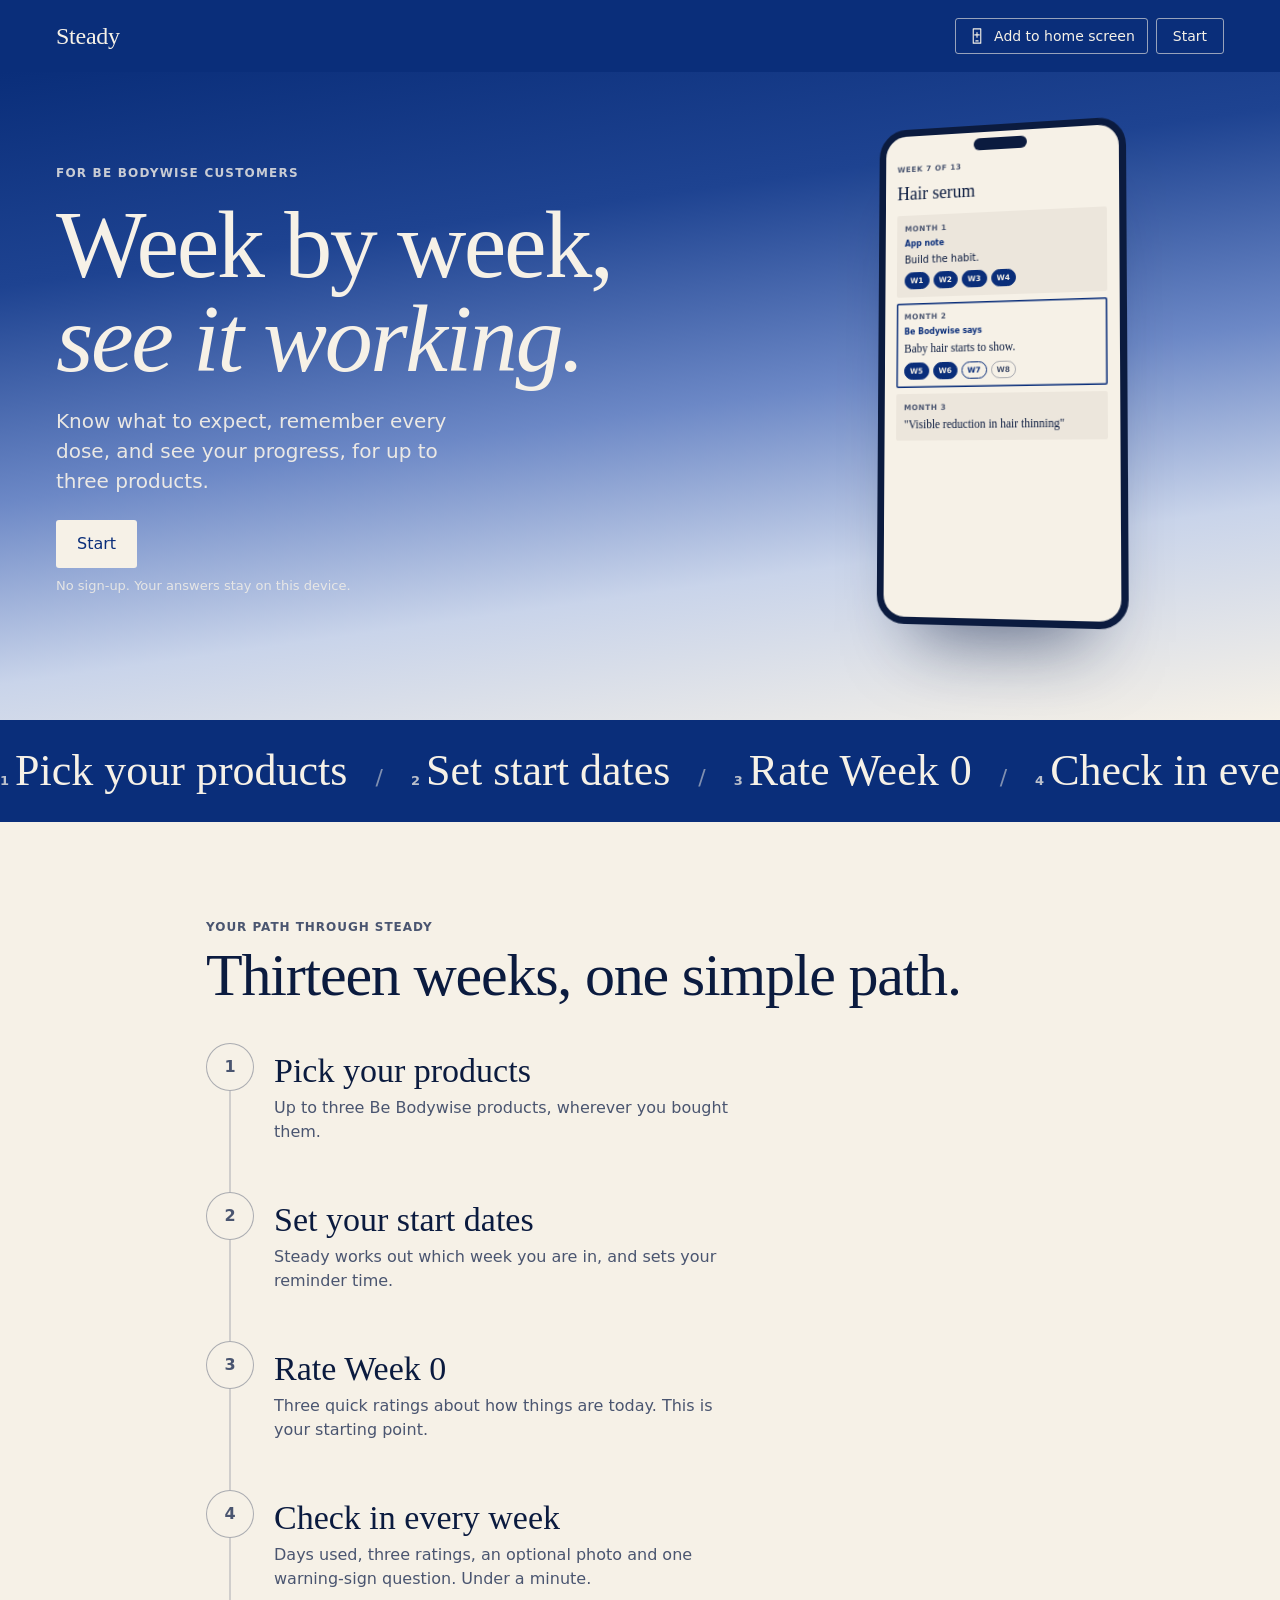
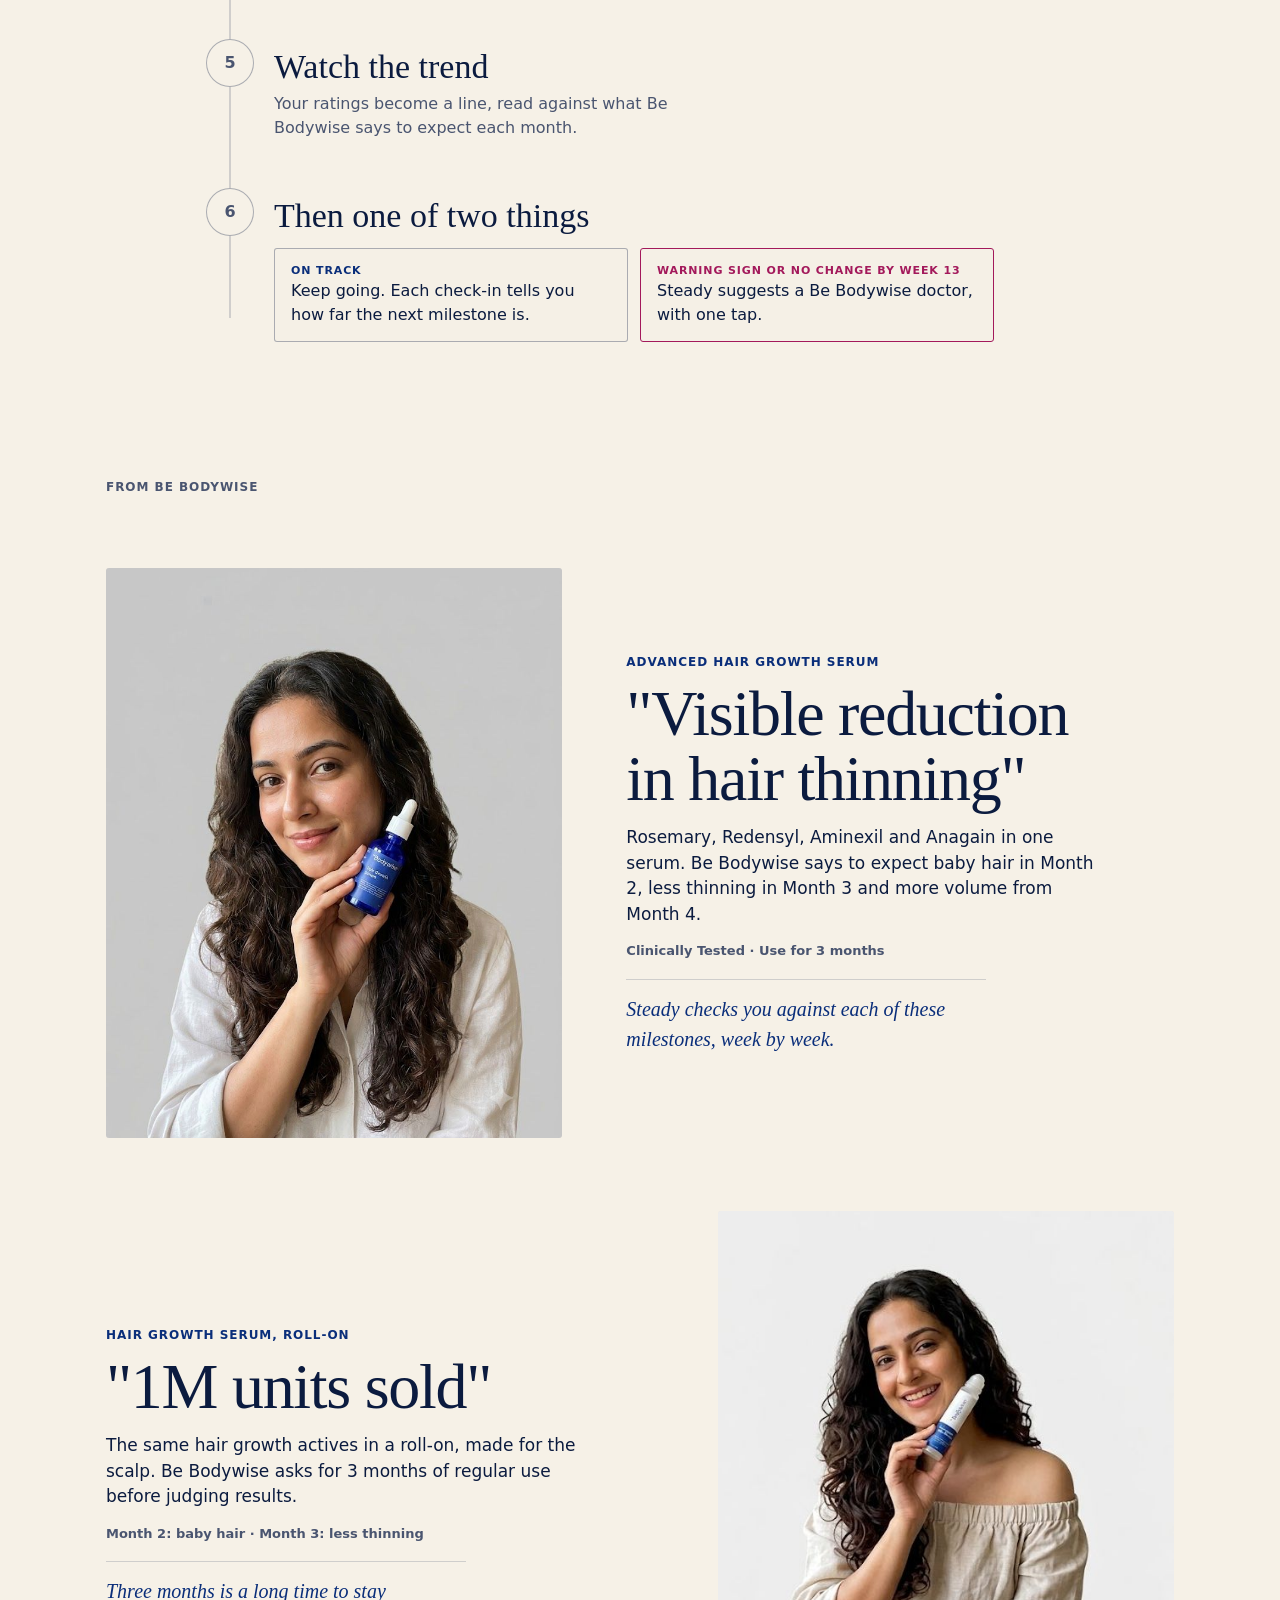
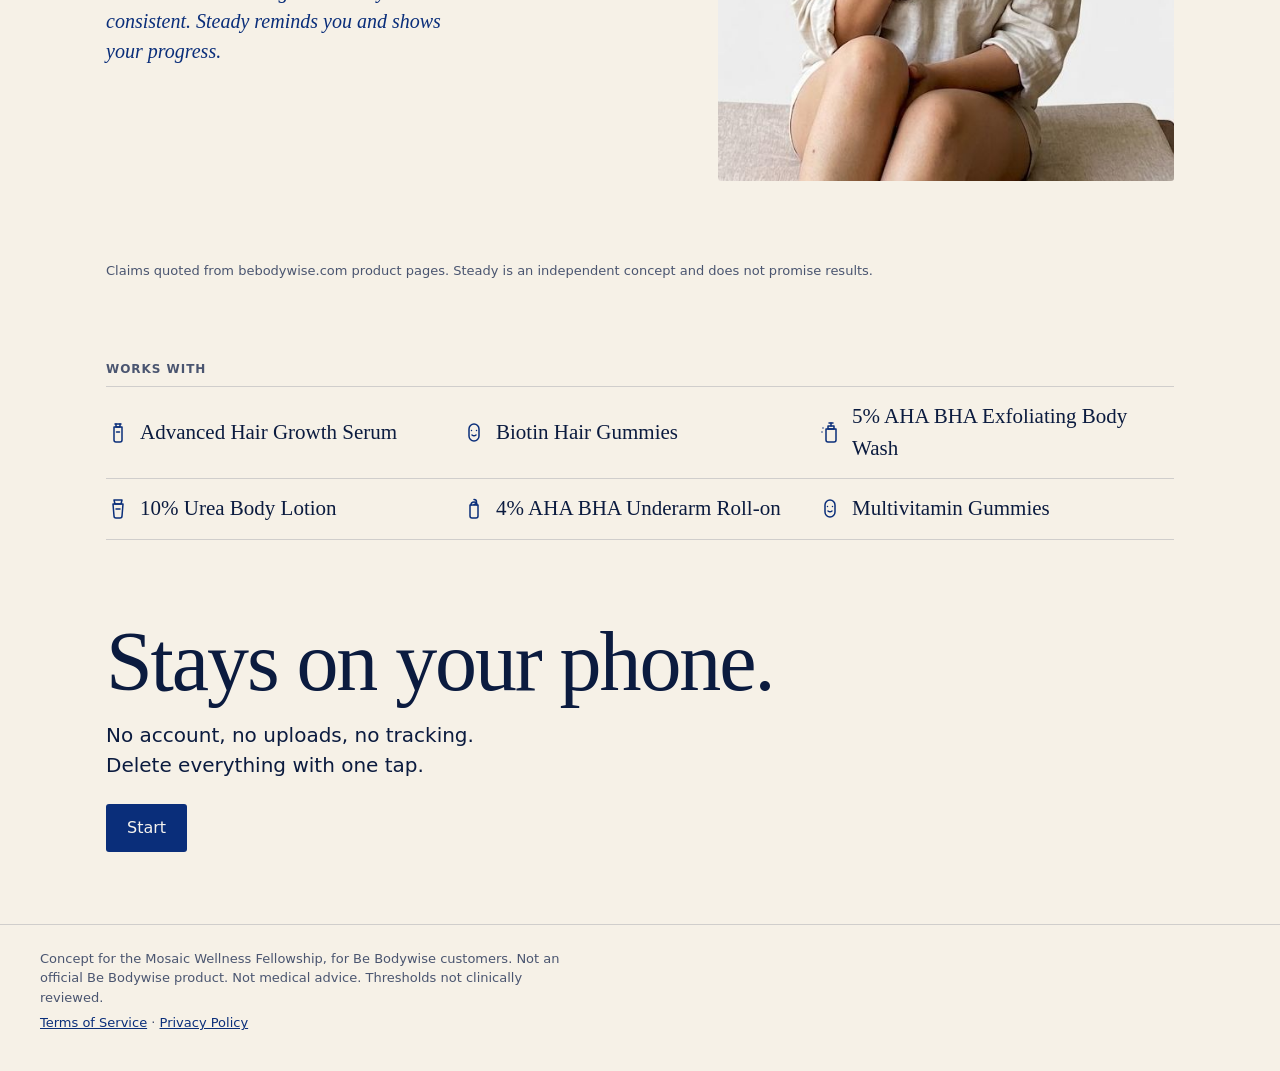
<file: index.html>
<!doctype html>
<html lang="en">
<head>
  <meta charset="utf-8">
  <meta name="viewport" content="width=device-width, initial-scale=1, viewport-fit=cover">
  <meta http-equiv="Content-Security-Policy" content="default-src 'self'; script-src 'self'; style-src 'self' https://fonts.googleapis.com; font-src https://fonts.gstatic.com; img-src 'self' data: blob:; connect-src 'self'; base-uri 'self'; form-action 'none'">
  <meta name="referrer" content="no-referrer">
  <title>Steady</title>
  <meta name="description" content="A week-by-week companion for Be Bodywise customers: what to expect, reminders, and weekly check-ins. Concept prototype.">
  <meta name="theme-color" content="#0A2E7A">
  <link rel="manifest" href="manifest.webmanifest">
  <link rel="icon" href="icon.svg" type="image/svg+xml">
  <link rel="apple-touch-icon" href="icon-180.png">
  <meta name="apple-mobile-web-app-capable" content="yes">
  <meta name="apple-mobile-web-app-title" content="Steady">
  <link rel="preconnect" href="https://fonts.googleapis.com">
  <link rel="preconnect" href="https://fonts.gstatic.com" crossorigin>
  <link rel="stylesheet" href="https://fonts.googleapis.com/css2?family=DM+Sans:opsz,wght@9..40,400;9..40,500;9..40,600&family=Fraunces:opsz,wght@9..144,400;9..144,500&display=swap">
  <link rel="stylesheet" href="styles.css?v=20">
</head>
<body>
  <a class="skip" href="#view">Skip to content</a>
  <div class="shell">
    <aside class="sidenav" aria-label="Main">
      <a class="brand" href="#/welcome">Steady</a>
      <nav class="sidenav-links">
        <a data-nav="home" href="#/welcome">Home</a>
        <a data-nav="timeline" href="#/timeline">Timeline</a>
        <a data-nav="checkin" href="#/timeline">Check-in</a>
        <a data-nav="progress" href="#/progress">Progress</a>
        <a data-nav="settings" href="#/settings">Settings</a>
      </nav>
      <p class="sidenav-note">For Be Bodywise customers. Concept.</p>
    </aside>
    <div class="main">
      <header class="topbar">
        <a class="brand" href="#/welcome">Steady</a>
        <a class="topbar-cta" href="#/pick">Start</a>
      </header>
      <div id="backbar" class="backbar"></div>
      <main id="view" tabindex="-1">
        <div class="screen" aria-busy="true">
          <div class="skeleton skeleton-line short"></div>
          <div class="skeleton skeleton-title"></div>
          <div class="skeleton skeleton-card"></div>
          <div class="skeleton skeleton-card"></div>
        </div>
      </main>
      <footer class="footer">
        <p>Concept for the Mosaic Wellness Fellowship, for Be Bodywise customers. Not an official Be Bodywise product. Not medical advice. Thresholds not clinically reviewed.</p>
        <p><a href="terms.html">Terms of Service</a> · <a href="privacy.html">Privacy Policy</a></p>
      </footer>
    </div>
  </div>
  <nav class="bottomnav" aria-label="Main">
    <a data-nav="home" href="#/welcome">Home</a>
    <a data-nav="timeline" href="#/timeline">Timeline</a>
    <a data-nav="checkin" href="#/timeline">Check-in</a>
    <a data-nav="progress" href="#/progress">Progress</a>
    <a data-nav="settings" href="#/settings">Settings</a>
  </nav>
  <script type="module" src="app.js?v=20"></script>
</body>
</html>
</file>
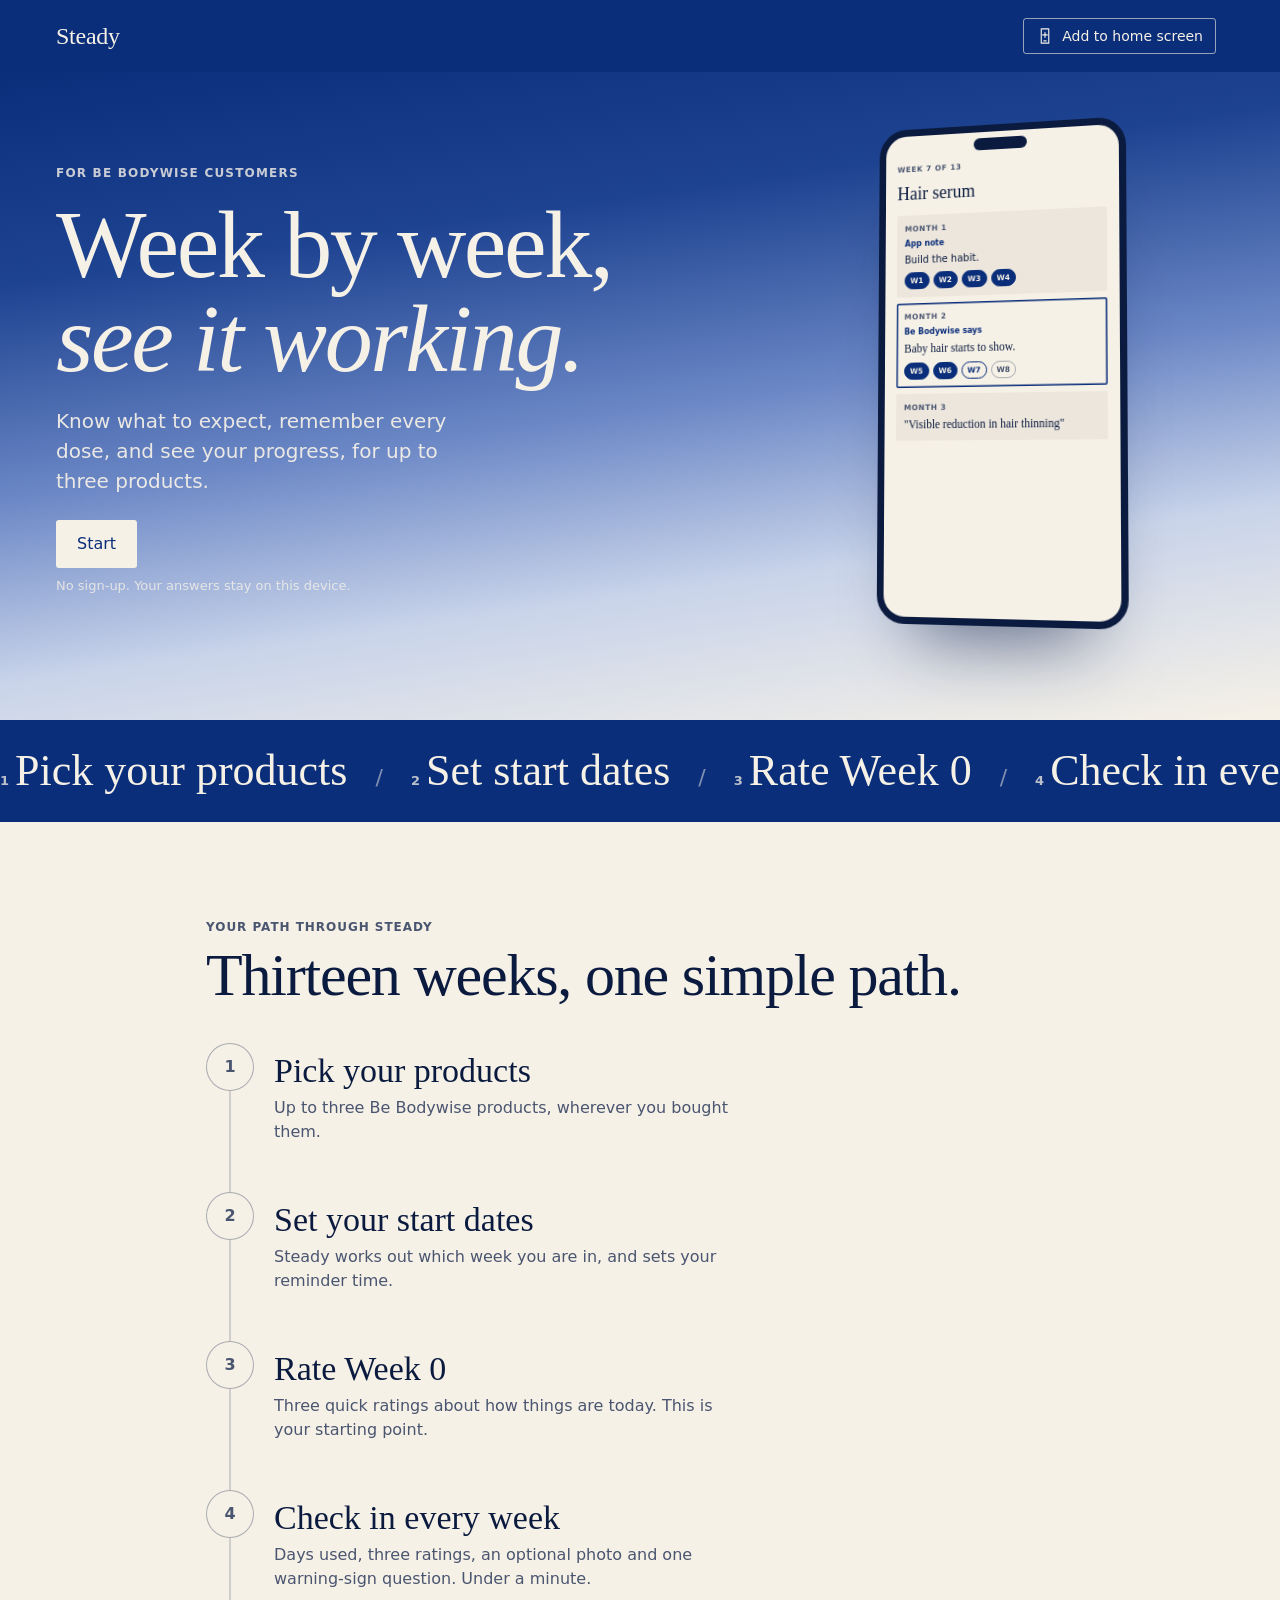
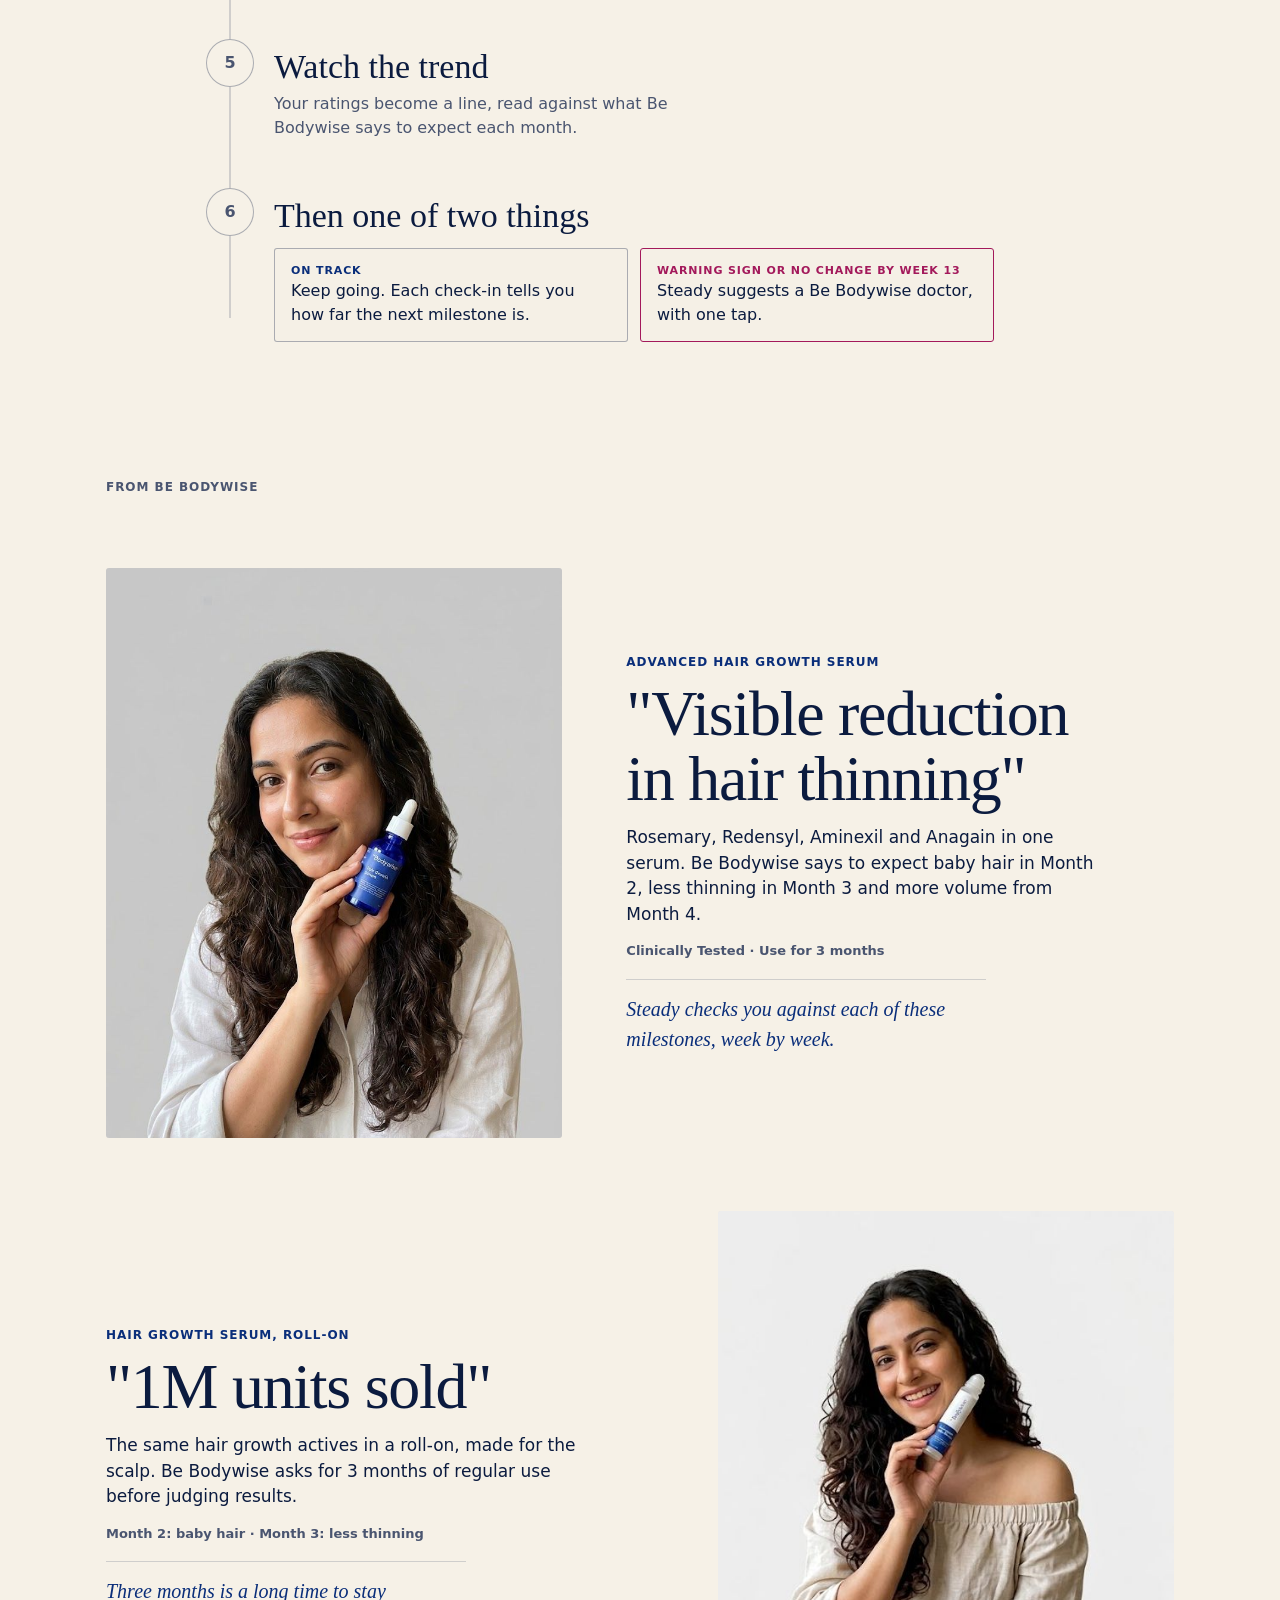
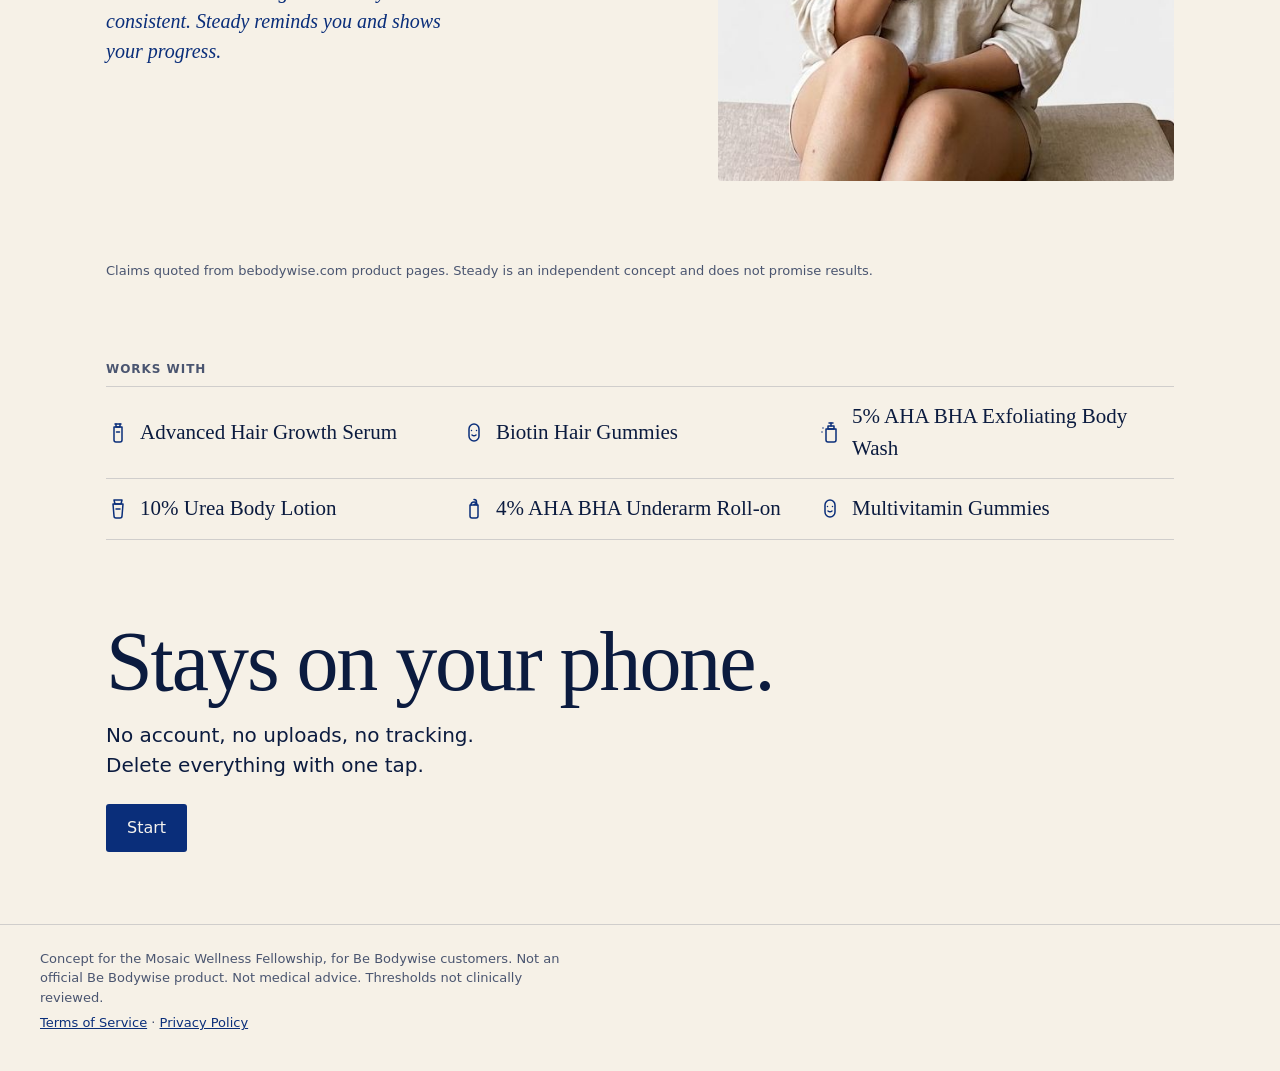
<file: index (2).html>
<!doctype html>
<html lang="en">
<head>
  <meta charset="utf-8">
  <meta name="viewport" content="width=device-width, initial-scale=1, viewport-fit=cover">
  <meta http-equiv="Content-Security-Policy" content="default-src 'self'; script-src 'self'; style-src 'self' https://fonts.googleapis.com; font-src https://fonts.gstatic.com; img-src 'self' data: blob:; connect-src 'self'; base-uri 'self'; form-action 'none'">
  <meta name="referrer" content="no-referrer">
  <title>Steady</title>
  <meta name="description" content="A week-by-week companion for Be Bodywise customers: what to expect, reminders, and weekly check-ins. Concept prototype.">
  <meta name="theme-color" content="#F6F3EE">
  <link rel="manifest" href="manifest.webmanifest">
  <link rel="icon" href="icon.svg" type="image/svg+xml">
  <link rel="apple-touch-icon" href="icon-180.png">
  <meta name="apple-mobile-web-app-capable" content="yes">
  <meta name="apple-mobile-web-app-title" content="Steady">
  <link rel="preconnect" href="https://fonts.googleapis.com">
  <link rel="preconnect" href="https://fonts.gstatic.com" crossorigin>
  <link rel="stylesheet" href="https://fonts.googleapis.com/css2?family=DM+Sans:opsz,wght@9..40,400;9..40,500;9..40,600&family=Fraunces:opsz,wght@9..144,400;9..144,500&display=swap">
  <link rel="stylesheet" href="styles.css">
</head>
<body>
  <a class="skip" href="#view">Skip to content</a>
  <div class="shell">
    <aside class="sidenav" aria-label="Main">
      <a class="brand" href="#/">Steady</a>
      <nav class="sidenav-links">
        <a data-nav="timeline" href="#/timeline">Timeline</a>
        <a data-nav="checkin" href="#/timeline">Check-in</a>
        <a data-nav="progress" href="#/progress">Progress</a>
        <a data-nav="settings" href="#/settings">Settings</a>
      </nav>
      <p class="sidenav-note">For Be Bodywise customers. Concept.</p>
    </aside>
    <div class="main">
      <header class="topbar">
        <a class="brand" href="#/">Steady</a>
      </header>
      <div id="banner"></div>
      <main id="view" tabindex="-1">
        <div class="screen" aria-busy="true">
          <div class="skeleton skeleton-line short"></div>
          <div class="skeleton skeleton-title"></div>
          <div class="skeleton skeleton-card"></div>
          <div class="skeleton skeleton-card"></div>
        </div>
      </main>
      <footer class="footer">
        <p>Concept for the Mosaic Wellness Fellowship, for Be Bodywise customers. Not an official Be Bodywise product. Not medical advice. Thresholds not clinically reviewed.</p>
        <p><a href="terms.html">Terms of Service</a> · <a href="privacy.html">Privacy Policy</a></p>
      </footer>
    </div>
  </div>
  <nav class="bottomnav" aria-label="Main">
    <a data-nav="timeline" href="#/timeline">Timeline</a>
    <a data-nav="checkin" href="#/timeline">Check-in</a>
    <a data-nav="progress" href="#/progress">Progress</a>
    <a data-nav="settings" href="#/settings">Settings</a>
  </nav>
  <script type="module" src="app.js"></script>
</body>
</html>
</file>
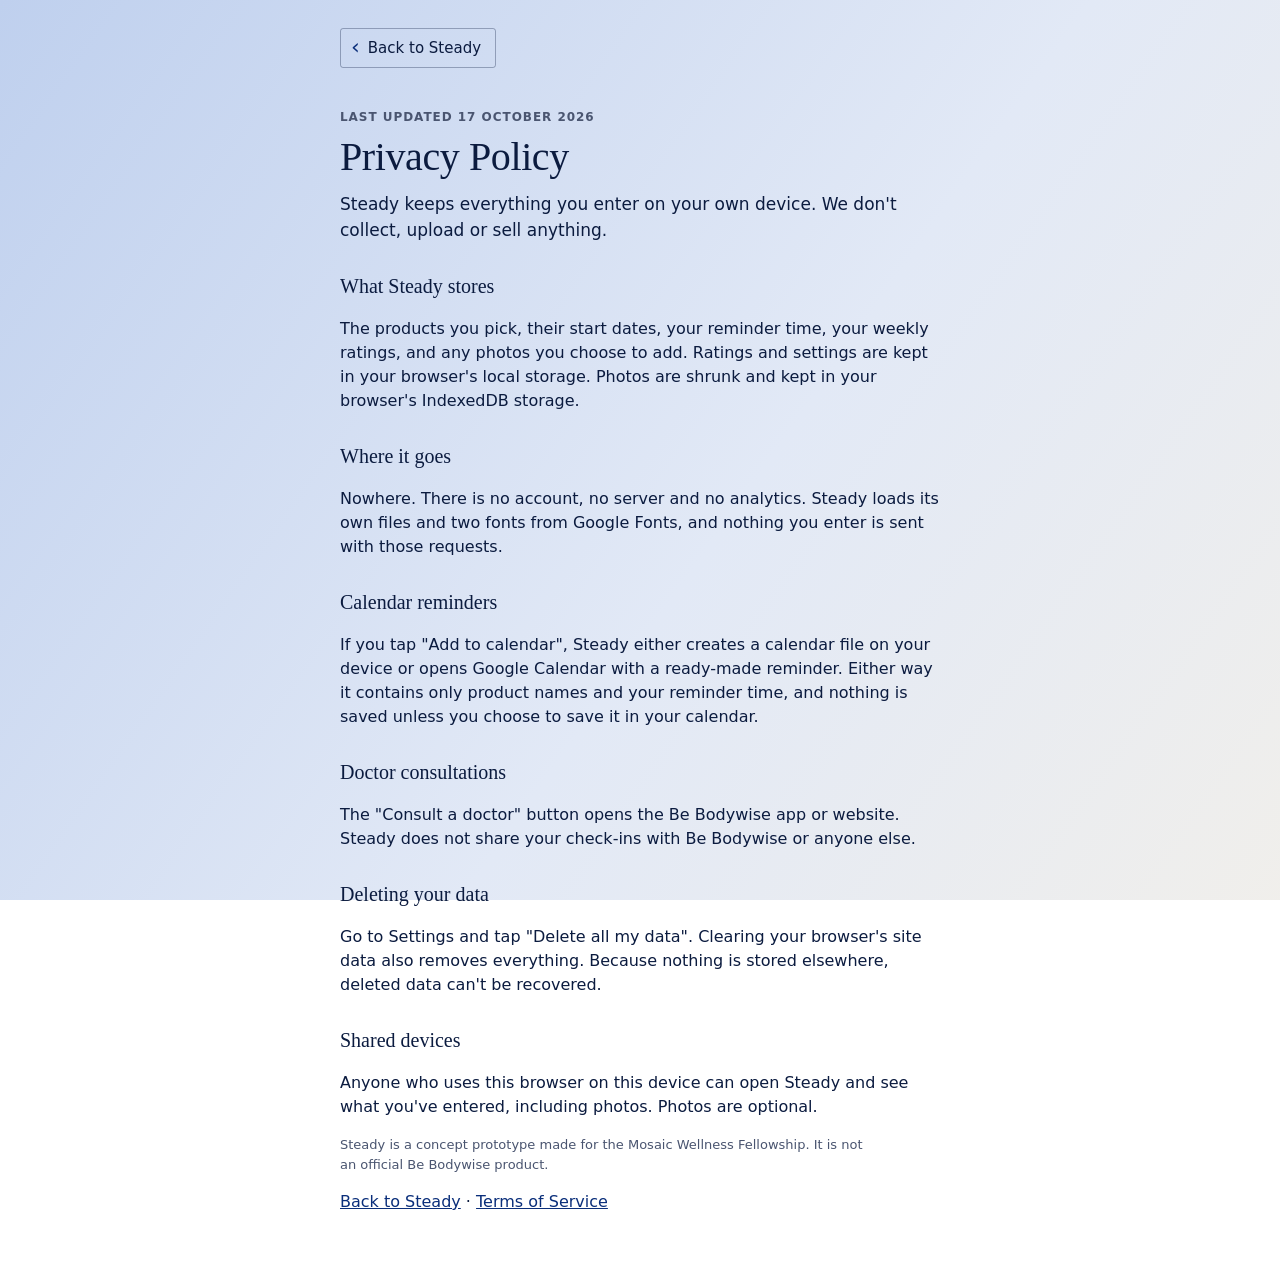
<file: privacy.html>
<!doctype html>
<html lang="en">
<head>
  <meta charset="utf-8">
  <meta name="viewport" content="width=device-width, initial-scale=1">
  <meta http-equiv="Content-Security-Policy" content="default-src 'self'; style-src 'self' https://fonts.googleapis.com; font-src https://fonts.gstatic.com">
  <title>Privacy Policy · Steady</title>
  <link rel="stylesheet" href="https://fonts.googleapis.com/css2?family=DM+Sans:opsz,wght@9..40,400;9..40,500;9..40,600&family=Fraunces:opsz,wght@9..144,400;9..144,500&display=swap">
  <link rel="icon" href="icon.svg" type="image/svg+xml">
  <link rel="apple-touch-icon" href="icon-180.png">
  <link rel="stylesheet" href="styles.css?v=20">
</head>
<body class="no-nav">
  <main class="legal">
    <a class="backbtn" href="./"><span class="backbtn-mark" aria-hidden="true">‹</span><span>Back to Steady</span></a>
    <p class="eyebrow">LAST UPDATED 17 OCTOBER 2026</p>
    <h1 class="title">Privacy Policy</h1>
    <p class="lede">Steady keeps everything you enter on your own device. We don't collect, upload or sell anything.</p>
    <h2 class="subtitle">What Steady stores</h2>
    <p>The products you pick, their start dates, your reminder time, your weekly ratings, and any photos you choose to add. Ratings and settings are kept in your browser's local storage. Photos are shrunk and kept in your browser's IndexedDB storage.</p>
    <h2 class="subtitle">Where it goes</h2>
    <p>Nowhere. There is no account, no server and no analytics. Steady loads its own files and two fonts from Google Fonts, and nothing you enter is sent with those requests.</p>
    <h2 class="subtitle">Calendar reminders</h2>
    <p>If you tap "Add to calendar", Steady either creates a calendar file on your device or opens Google Calendar with a ready-made reminder. Either way it contains only product names and your reminder time, and nothing is saved unless you choose to save it in your calendar.</p>
    <h2 class="subtitle">Doctor consultations</h2>
    <p>The "Consult a doctor" button opens the Be Bodywise app or website. Steady does not share your check-ins with Be Bodywise or anyone else.</p>
    <h2 class="subtitle">Deleting your data</h2>
    <p>Go to Settings and tap "Delete all my data". Clearing your browser's site data also removes everything. Because nothing is stored elsewhere, deleted data can't be recovered.</p>
    <h2 class="subtitle">Shared devices</h2>
    <p>Anyone who uses this browser on this device can open Steady and see what you've entered, including photos. Photos are optional.</p>
    <p class="fine">Steady is a concept prototype made for the Mosaic Wellness Fellowship. It is not an official Be Bodywise product.</p>
    <p><a href="./">Back to Steady</a> · <a href="terms.html">Terms of Service</a></p>
  </main>
</body>
</html>
</file>
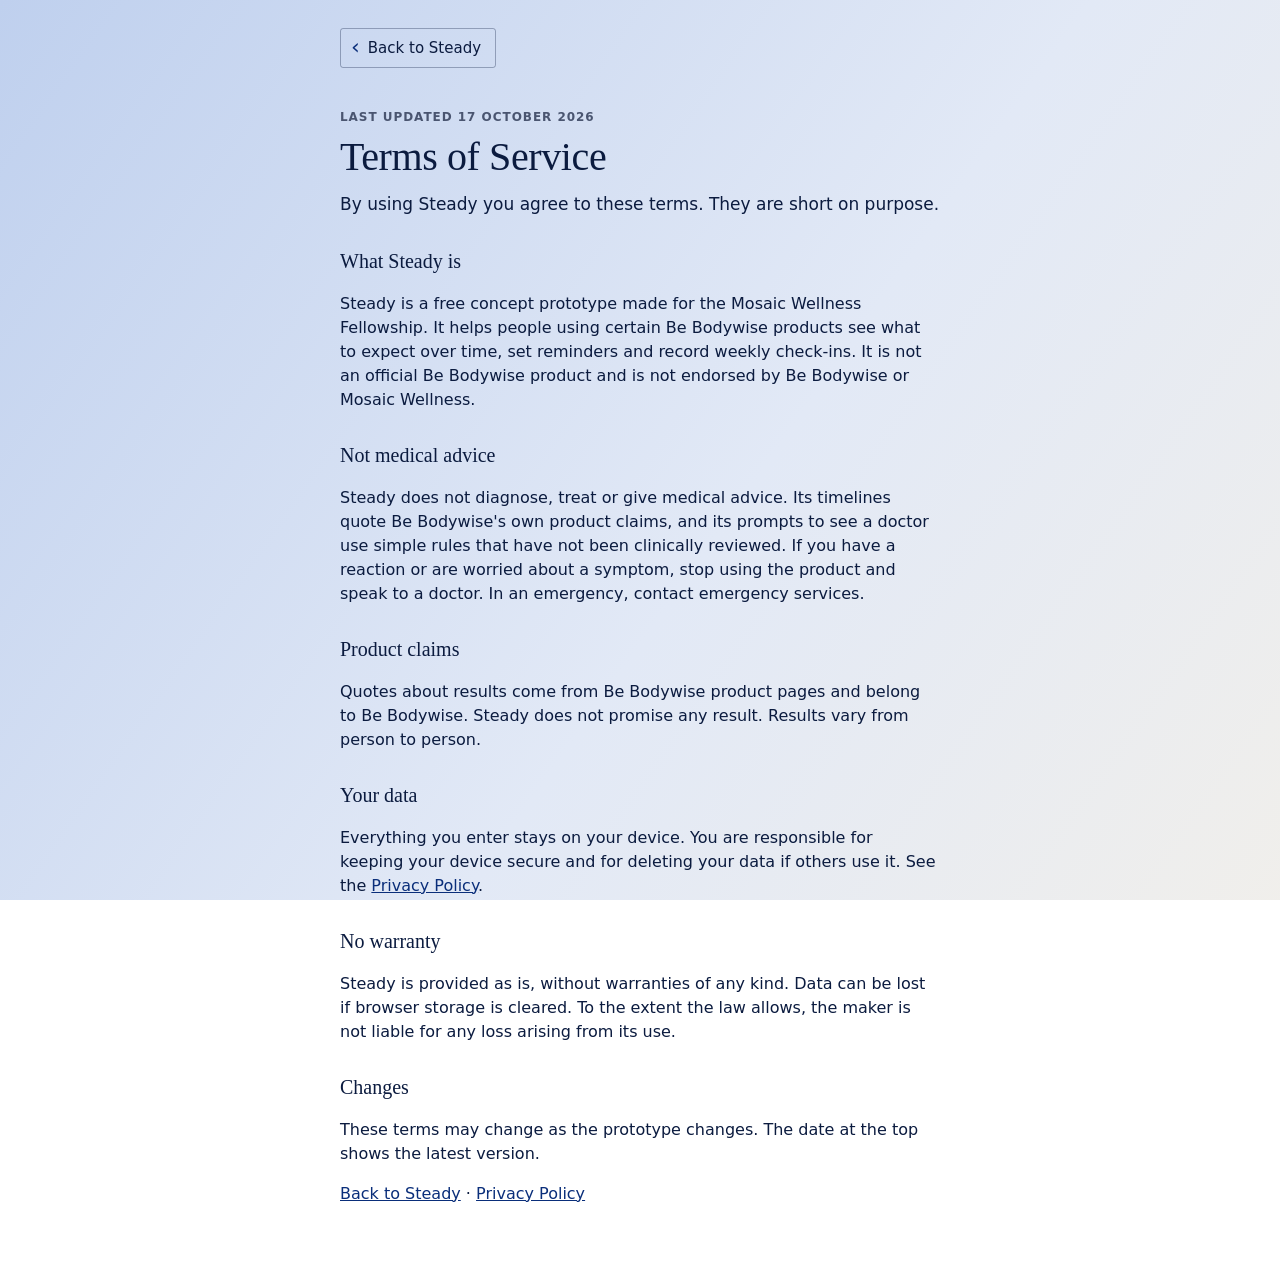
<file: terms.html>
<!doctype html>
<html lang="en">
<head>
  <meta charset="utf-8">
  <meta name="viewport" content="width=device-width, initial-scale=1">
  <meta http-equiv="Content-Security-Policy" content="default-src 'self'; style-src 'self' https://fonts.googleapis.com; font-src https://fonts.gstatic.com">
  <title>Terms of Service · Steady</title>
  <link rel="stylesheet" href="https://fonts.googleapis.com/css2?family=DM+Sans:opsz,wght@9..40,400;9..40,500;9..40,600&family=Fraunces:opsz,wght@9..144,400;9..144,500&display=swap">
  <link rel="icon" href="icon.svg" type="image/svg+xml">
  <link rel="apple-touch-icon" href="icon-180.png">
  <link rel="stylesheet" href="styles.css?v=20">
</head>
<body class="no-nav">
  <main class="legal">
    <a class="backbtn" href="./"><span class="backbtn-mark" aria-hidden="true">‹</span><span>Back to Steady</span></a>
    <p class="eyebrow">LAST UPDATED 17 OCTOBER 2026</p>
    <h1 class="title">Terms of Service</h1>
    <p class="lede">By using Steady you agree to these terms. They are short on purpose.</p>
    <h2 class="subtitle">What Steady is</h2>
    <p>Steady is a free concept prototype made for the Mosaic Wellness Fellowship. It helps people using certain Be Bodywise products see what to expect over time, set reminders and record weekly check-ins. It is not an official Be Bodywise product and is not endorsed by Be Bodywise or Mosaic Wellness.</p>
    <h2 class="subtitle">Not medical advice</h2>
    <p>Steady does not diagnose, treat or give medical advice. Its timelines quote Be Bodywise's own product claims, and its prompts to see a doctor use simple rules that have not been clinically reviewed. If you have a reaction or are worried about a symptom, stop using the product and speak to a doctor. In an emergency, contact emergency services.</p>
    <h2 class="subtitle">Product claims</h2>
    <p>Quotes about results come from Be Bodywise product pages and belong to Be Bodywise. Steady does not promise any result. Results vary from person to person.</p>
    <h2 class="subtitle">Your data</h2>
    <p>Everything you enter stays on your device. You are responsible for keeping your device secure and for deleting your data if others use it. See the <a href="privacy.html">Privacy Policy</a>.</p>
    <h2 class="subtitle">No warranty</h2>
    <p>Steady is provided as is, without warranties of any kind. Data can be lost if browser storage is cleared. To the extent the law allows, the maker is not liable for any loss arising from its use.</p>
    <h2 class="subtitle">Changes</h2>
    <p>These terms may change as the prototype changes. The date at the top shows the latest version.</p>
    <p><a href="./">Back to Steady</a> · <a href="privacy.html">Privacy Policy</a></p>
  </main>
</body>
</html>
</file>
<file: styles.css>
/* Steady: Be Bodywise colours on warm paper. Flat surfaces, hairlines, crisp corners. */
:root {
  --paper: #F6F1E7;
  --mist: #E6ECF7;
  --cream: #F6F1E7;
  --stone: #ECE6DC;
  --stone-deep: #E2DACC;
  --ink: #0B1B3F;
  --ink-soft: #4A5570;
  --blue: #0A2E7A;
  --blue-wash: rgba(10, 46, 122, 0.08);
  --magenta: #A3195B;
  --magenta-wash: rgba(163, 25, 91, 0.07);
  --line: rgba(11, 27, 63, 0.16);
  --line-strong: rgba(11, 27, 63, 0.32);
  --danger: #8E1B1B;
  --radius: 3px;
  --serif: 'Fraunces', Georgia, 'Times New Roman', serif;
  --sans: 'DM Sans', system-ui, -apple-system, 'Segoe UI', sans-serif;
  --gutter: 16px;
  --navh: 64px;
}

* { box-sizing: border-box; }
html { -webkit-text-size-adjust: 100%; }
body {
  margin: 0;
  background: var(--paper) linear-gradient(180deg, #E4EAF6 0%, #EEEFF0 30%, #F6F1E7 65%) no-repeat fixed;
  color: var(--ink);
  font-family: var(--sans);
  font-size: 16px;
  line-height: 1.5;
  padding-bottom: calc(var(--navh) + env(safe-area-inset-bottom));
}
body.no-nav { padding-bottom: 0; }
body.no-nav .bottomnav, body.no-nav .sidenav-links { display: none; }
a { color: var(--blue); }
img { max-width: 100%; display: block; }
button { font: inherit; }

.skip { position: absolute; left: -999px; top: 8px; background: var(--ink); color: var(--paper); padding: 8px 12px; }
.skip:focus { left: 8px; z-index: 50; }
.visually-hidden { position: absolute; width: 1px; height: 1px; overflow: hidden; clip: rect(0 0 0 0); white-space: nowrap; }
:focus-visible { outline: 2px solid var(--blue); outline-offset: 2px; }
#view:focus { outline: none; }

/* ---------- Shell ---------- */
.shell { min-height: 100vh; }
.sidenav { display: none; }
.topbar {
  display: flex; align-items: center; justify-content: space-between;
  padding: 14px var(--gutter);
  border-bottom: 1px solid var(--line);
}
.brand { font-family: var(--serif); font-size: 24px; font-weight: 500; color: var(--ink); text-decoration: none; letter-spacing: -0.01em; }
#view { padding: 0 var(--gutter); }

.bottomnav {
  position: fixed; left: 0; right: 0; bottom: 0; z-index: 20;
  display: grid; grid-template-columns: repeat(4, 1fr);
  background: var(--paper);
  border-top: 1px solid var(--line);
  padding-bottom: env(safe-area-inset-bottom);
}
.bottomnav a {
  height: var(--navh); display: flex; align-items: center; justify-content: center;
  font-size: 13px; font-weight: 500; color: var(--ink-soft); text-decoration: none;
  border-top: 2px solid transparent;
}
.bottomnav a.is-active { color: var(--blue); border-top-color: var(--blue); }

.footer { padding: 24px var(--gutter) 32px; border-top: 1px solid var(--line); margin-top: 48px; font-size: 13px; color: var(--ink-soft); }
.footer p { margin: 0 0 6px; max-width: 64ch; }

/* ---------- Type ---------- */
.eyebrow { font-size: 12px; font-weight: 600; letter-spacing: 0.08em; color: var(--ink-soft); margin: 0 0 8px; text-transform: uppercase; }
.display { font-family: var(--serif); font-weight: 400; font-size: 32px; line-height: 1.12; letter-spacing: -0.015em; margin: 0 0 16px; }
.title { font-family: var(--serif); font-weight: 400; font-size: 30px; line-height: 1.15; letter-spacing: -0.01em; margin: 0 0 12px; }
.subtitle { font-family: var(--serif); font-weight: 500; font-size: 20px; margin: 0 0 12px; }
.question { font-family: var(--serif); font-weight: 400; font-size: 24px; line-height: 1.25; margin: 0 0 20px; }
.lede { font-size: 17px; color: var(--ink); margin: 0 0 20px; max-width: 56ch; }
.fine { font-size: 13px; color: var(--ink-soft); margin: 8px 0; }
.note { font-size: 14px; color: var(--ink-soft); border-left: 2px solid var(--line-strong); padding: 4px 0 4px 12px; margin: 16px 0; max-width: 60ch; }
.error { color: var(--danger); font-size: 14px; min-height: 0; margin: 8px 0; }
.error:empty { display: none; }

/* ---------- Buttons ---------- */
.btn {
  display: inline-flex; align-items: center; justify-content: center;
  min-height: 48px; padding: 0 20px;
  border-radius: var(--radius); border: 1px solid transparent;
  font-weight: 500; font-size: 16px; text-decoration: none; cursor: pointer;
  transition: background-color 120ms ease;
}
.btn:disabled { opacity: 0.4; cursor: not-allowed; }
.btn-primary { background: var(--blue); color: #F6F3EE; }
.btn-primary:not(:disabled):hover { background: #082463; }
.btn-outline { background: transparent; color: var(--blue); border-color: var(--blue); }
.btn-quiet { background: transparent; color: var(--ink-soft); text-decoration: underline; text-underline-offset: 3px; padding: 0 8px; }
.btn-accent { background: var(--magenta); color: #F6F3EE; }
.btn-outline-accent { background: transparent; color: var(--magenta); border-color: var(--magenta); }
.btn-danger { background: transparent; color: var(--danger); border-color: var(--danger); }
.btn-small { min-height: 36px; padding: 0 12px; font-size: 14px; }
.actions { display: flex; flex-wrap: wrap; gap: 12px; align-items: center; margin: 24px 0 8px; }
.back { display: inline-block; font-size: 14px; color: var(--ink-soft); margin: 16px 0 8px; text-underline-offset: 3px; }

.sticky-actions {
  position: sticky; bottom: calc(var(--navh) + env(safe-area-inset-bottom)); z-index: 5;
  display: flex; align-items: center; justify-content: space-between; gap: 12px;
  background: var(--paper); border-top: 1px solid var(--line);
  margin: 24px calc(var(--gutter) * -1) 0; padding: 12px var(--gutter);
}
body.no-nav .sticky-actions { bottom: 0; }
.sticky-actions .btn-primary { flex: 0 0 auto; min-width: 140px; }
.sticky-actions.split .btn-quiet { visibility: visible; }

/* ---------- Icons ---------- */
.icon { width: 24px; height: 24px; flex: 0 0 auto; color: var(--blue); }
.icon-sm { width: 18px; height: 18px; }
.icon-lg { width: 32px; height: 32px; }

/* ---------- Screens ---------- */
.screen { padding: 20px 0 8px; max-width: 720px; }
.screen.wide { max-width: 1100px; }
.stack > * + * { margin-top: 12px; }

.product-grid { display: grid; gap: 10px; margin: 8px 0; }
.product-card {
  display: grid; grid-template-columns: 32px 1fr; column-gap: 14px; row-gap: 2px; align-items: center;
  text-align: left; padding: 14px 16px; background: transparent; color: var(--ink);
  border: 1px solid var(--line); border-radius: var(--radius); cursor: pointer;
}
.product-card .icon { grid-row: span 2; }
.product-card.is-selected { border-color: var(--blue); background: var(--blue-wash); box-shadow: inset 0 0 0 1px var(--blue); }
.product-name { font-weight: 600; font-size: 16px; display: block; }
.product-concern { font-size: 14px; color: var(--ink-soft); }

.date-row { display: grid; grid-template-columns: 24px 1fr auto; gap: 12px; align-items: center; padding: 14px 0; border-bottom: 1px solid var(--line); }
.date-label { display: flex; flex-direction: column; }
.date-label .fine { margin: 0; }
.field {
  font: inherit; font-size: 16px; color: var(--ink);
  background: var(--paper); border: 1px solid var(--line-strong); border-radius: var(--radius);
  padding: 10px 10px; min-height: 44px; max-width: 170px;
}

/* ---------- Check-in ---------- */
.dots { display: flex; gap: 6px; margin: 4px 0 24px; }
.dot { width: 22px; height: 3px; background: var(--line); }
.dot.is-done { background: var(--blue); }
.dot.is-current { background: var(--ink); }
.step-body { min-height: 260px; }

.dose-chips { display: grid; grid-template-columns: repeat(4, 1fr); gap: 10px; max-width: 360px; }
.dose { height: 56px; border-radius: 50%; aspect-ratio: 1; justify-self: center; width: 56px; border: 1px solid var(--line-strong); background: transparent; color: var(--ink); font-size: 18px; font-weight: 500; cursor: pointer; }
.dose.is-on { background: var(--blue); border-color: var(--blue); color: var(--paper); }

.scale { max-width: 520px; }
.scale-track { display: grid; grid-template-columns: repeat(5, 1fr); border: 1px solid var(--line-strong); border-radius: 999px; overflow: hidden; height: 48px; }
.scale-step { border: 0; border-left: 1px solid var(--line); background: transparent; cursor: pointer; }
.scale-step:first-child { border-left: 0; }
.scale-step.is-before { background: var(--blue-wash); }
.scale-step.is-on { background: var(--blue); }
.scale-words { display: grid; grid-template-columns: repeat(5, 1fr); gap: 4px; margin-top: 8px; }
.scale-words span { font-size: 12px; line-height: 1.25; color: var(--ink-soft); text-align: center; }
.scale-words span.is-on { color: var(--blue); font-weight: 600; }
.scale-chosen { font-family: var(--serif); font-size: 22px; margin: 20px 0 0; color: var(--ink); }

.photo-preview { margin: 8px 0 16px; max-width: 320px; }
.photo-preview img { border-radius: var(--radius); border: 1px solid var(--line); }

.yesno { display: grid; grid-template-columns: 1fr 1fr; gap: 12px; max-width: 360px; }
.yn { min-height: 64px; border: 1px solid var(--line-strong); border-radius: var(--radius); background: transparent; font-size: 18px; font-weight: 500; color: var(--ink); cursor: pointer; }
.yn.is-on { background: var(--ink); color: var(--paper); border-color: var(--ink); }

/* ---------- Timeline ---------- */
.tabs { display: flex; gap: 4px; overflow-x: auto; border-bottom: 1px solid var(--line); margin: 0 calc(var(--gutter) * -1) 20px; padding: 0 var(--gutter); scrollbar-width: none; }
.tab { display: inline-flex; align-items: center; gap: 8px; white-space: nowrap; padding: 12px 12px; color: var(--ink-soft); text-decoration: none; font-weight: 500; font-size: 15px; border-bottom: 2px solid transparent; margin-bottom: -1px; }
.tab.is-active { color: var(--blue); border-bottom-color: var(--blue); }

.timeline-head { display: grid; gap: 16px; margin-bottom: 8px; }
.facts { margin: 0; border-top: 1px solid var(--line); }
.facts > div { display: grid; grid-template-columns: 140px 1fr; gap: 12px; padding: 10px 0; border-bottom: 1px solid var(--line); font-size: 14px; }
.facts dt { color: var(--ink-soft); }
.facts dd { margin: 0; }

.callout { border: 1px solid var(--line-strong); border-radius: var(--radius); padding: 16px; margin: 16px 0; background: var(--stone); }
.callout p { margin: 0 0 12px; }
.callout-consult { background: var(--magenta-wash); border-color: var(--magenta); }

.month-grid { display: grid; gap: 12px; margin-top: 20px; }
.month-card { background: var(--stone); border: 1px solid transparent; border-radius: var(--radius); padding: 18px 16px 16px; }
.month-card.is-now { border-color: var(--blue); background: var(--paper); box-shadow: inset 0 0 0 1px var(--blue); }
.month-card.is-ahead { background: transparent; border: 1px dashed var(--line-strong); }
.month-link { display: block; color: inherit; text-decoration: none; }
.claim-type { font-size: 12px; font-weight: 600; margin: 0 0 4px; color: var(--blue); }
.claim-type.type-app, .claim-type.type-check { color: var(--ink-soft); }
.claim-type.type-next { color: var(--ink-soft); }
.claim { font-family: var(--serif); font-size: 20px; line-height: 1.3; margin: 0 0 10px; }
.claim.is-app { font-family: var(--sans); font-size: 16px; color: var(--ink); }
.source { font-size: 12px; color: var(--ink-soft); margin: 0 0 12px; }
.chips { display: flex; flex-wrap: wrap; gap: 8px; margin-top: 8px; }
.chip {
  display: inline-flex; align-items: center; justify-content: center;
  min-width: 48px; height: 36px; padding: 0 10px; border-radius: 999px;
  border: 1px solid var(--line-strong); color: var(--ink-soft); text-decoration: none; font-size: 14px; font-weight: 500;
}
.chip.is-done { background: var(--blue); border-color: var(--blue); color: var(--paper); }
.chip.is-current { border: 2px solid var(--blue); color: var(--blue); }
.chip.is-missed { border-style: dashed; }
.chip.is-milestone:not(.is-done) { border-color: var(--magenta); color: var(--magenta); }
.chip.is-milestone.is-done { background: var(--magenta); border-color: var(--magenta); }

/* ---------- Month detail ---------- */
.claim-big { font-size: 30px; }
.claim-big.is-app { font-family: var(--sans); font-size: 22px; line-height: 1.4; color: var(--ink-soft); }
.week-list { margin-top: 24px; border-top: 1px solid var(--line); }
.week-row { padding: 14px 0; border-bottom: 1px solid var(--line); }
.week-row.is-milestone .week-name { color: var(--magenta); }
.week-row-head { display: flex; justify-content: space-between; align-items: center; gap: 12px; }
.week-name { font-weight: 600; margin: 0; }
.ratings { display: grid; grid-template-columns: 1fr 1fr; gap: 6px 16px; margin: 10px 0 0; font-size: 14px; }
.ratings dt { color: var(--ink-soft); }
.ratings dd { margin: 0; }

/* ---------- Done ---------- */
.done .display { font-size: 30px; }

/* ---------- Charts ---------- */
.chart-grid { display: grid; gap: 12px; margin: 16px 0 24px; }
.chart-card { background: var(--stone); border-radius: var(--radius); padding: 14px 14px 10px; margin: 16px 0; }
.chart-grid .chart-card { margin: 0; }
.chart-title { font-weight: 600; margin: 0 0 6px; font-size: 15px; }
.chart svg { width: 100%; height: auto; display: block; }
.chart-band { fill: var(--magenta-wash); }
.chart-grid line, .chart-grid { stroke: var(--line); stroke-width: 1; }
.chart-axis { font-family: var(--sans); font-size: 10px; fill: var(--ink-soft); }
.chart-line { fill: none; stroke: var(--blue); stroke-width: 2; stroke-linejoin: round; }
.chart-dot { fill: var(--blue); }
.chart-scale { font-size: 12px; color: var(--ink-soft); margin: 4px 0 0; }
.chart .fine { margin: 6px 0 0; }

.photo-strip { display: flex; gap: 10px; overflow-x: auto; padding-bottom: 8px; scroll-snap-type: x mandatory; }
.photo-cell { flex: 0 0 140px; margin: 0; scroll-snap-align: start; }
.photo-cell img { width: 140px; height: 180px; object-fit: cover; border-radius: var(--radius); }
.photo-cell figcaption { font-size: 12px; color: var(--ink-soft); margin-top: 4px; }

/* ---------- Consult ---------- */
.consult-card { border: 1px solid var(--magenta); border-radius: var(--radius); padding: 24px 20px; margin-top: 16px; background: var(--magenta-wash); }

/* ---------- Settings ---------- */
.settings-group { padding: 20px 0; border-bottom: 1px solid var(--line); }
.settings-group .btn { margin: 12px 12px 0 0; }

/* ---------- Demo bar ---------- */

/* ---------- Skeleton loaders ---------- */
.skeleton { background: var(--stone); border-radius: var(--radius); position: relative; overflow: hidden; }
.skeleton::after { content: ''; position: absolute; inset: 0; background: linear-gradient(90deg, transparent, rgba(246, 243, 238, 0.6), transparent); transform: translateX(-100%); animation: shimmer 1.4s infinite; }
.skeleton-line { height: 12px; width: 40%; margin: 24px 0 12px; }
.skeleton-title { height: 36px; width: 70%; margin-bottom: 24px; }
.skeleton-card { height: 120px; margin-bottom: 12px; }
.skeleton-photo { width: 140px; height: 180px; }
@keyframes shimmer { to { transform: translateX(100%); } }
@media (prefers-reduced-motion: reduce) { .skeleton::after { animation: none; } .btn { transition: none; } }

/* ---------- Welcome mock ---------- */

/* ---------- Laptop ---------- */
@media (min-width: 900px) {
  :root { --gutter: 40px; }
  body { padding-bottom: 0; }
  .bottomnav, .topbar { display: none; }
  .shell { display: grid; grid-template-columns: 220px minmax(0, 1fr); }
  .sidenav {
    display: flex; flex-direction: column; gap: 32px;
    position: sticky; top: 0; height: 100vh;
    padding: 28px 24px; border-right: 1px solid var(--line);
  }
  .sidenav-links { display: flex; flex-direction: column; gap: 2px; }
  .sidenav-links a { padding: 10px 12px; color: var(--ink-soft); text-decoration: none; font-weight: 500; border-left: 2px solid transparent; }
  .sidenav-links a.is-active { color: var(--blue); border-left-color: var(--blue); background: var(--blue-wash); }
  .sidenav-note { margin-top: auto; font-size: 12px; color: var(--ink-soft); }
  .sticky-actions { bottom: 0; margin: 32px 0 0; padding: 16px 0; }
  .tabs { margin: 0 0 24px; padding: 0; }

  .title { font-size: 40px; }
  .display { font-size: 44px; }
  .question { font-size: 30px; }
  .product-grid { grid-template-columns: repeat(3, 1fr); gap: 12px; }
  .product-card { grid-template-columns: 1fr; padding: 20px; min-height: 150px; align-content: start; row-gap: 6px; }
  .product-card .icon { grid-row: auto; margin-bottom: 8px; }

  .timeline-head { grid-template-columns: 1fr 1fr; align-items: end; gap: 40px; }
  .month-grid { grid-template-columns: repeat(auto-fit, minmax(230px, 1fr)); }
  .chart-grid { grid-template-columns: repeat(3, 1fr); }
  .done .display { font-size: 40px; }
}

/* ---------- Legal pages ---------- */
.legal { max-width: 680px; padding: 28px var(--gutter) 48px; margin: 0 auto; }
.legal .eyebrow { margin-top: 32px; }
.legal .subtitle { margin-top: 28px; }
.legal p { max-width: 64ch; }

/* ---------- Back button ---------- */
.backbar { padding: 12px var(--gutter) 0; }
.backbar:empty { display: none; }
.backbtn {
  display: inline-flex; align-items: center; gap: 8px;
  min-height: 40px; padding: 0 14px 0 10px;
  background: transparent; color: var(--ink); cursor: pointer;
  border: 1px solid var(--line-strong); border-radius: var(--radius);
  font-size: 15px; font-weight: 500;
}
.backbtn-mark { font-size: 22px; line-height: 1; margin-top: -2px; color: var(--blue); }
.legal .backbtn { text-decoration: none; margin-bottom: 8px; }

/* ---------- 3D phone stage (welcome) ---------- */
.stage { perspective: 1400px; height: 400px; position: relative; margin: 0 auto; max-width: 560px; }
.stage-inner {
  position: absolute; inset: 0; transform-style: preserve-3d;
  transform: rotateX(calc(4deg + var(--rx, 0deg))) rotateY(var(--ry, 0deg));
  transition: transform 500ms cubic-bezier(.2, .7, .2, 1);
  animation: stage-drift 14s ease-in-out infinite alternate;
}
.phone-slot { position: absolute; top: 20px; width: 190px; height: 360px; transform-style: preserve-3d; }
.phone-slot.is-center { left: 50%; margin-left: -95px; transform: translateZ(60px); z-index: 2; }
.phone-slot.is-left { left: 2%; transform: translateX(10px) rotateY(32deg) rotateZ(-3deg) translateZ(-60px); }
.phone-slot.is-right { right: 2%; transform: translateX(-10px) rotateY(-32deg) rotateZ(3deg) translateZ(-60px); }
.phone-bob { width: 100%; height: 100%; transform-style: preserve-3d; animation: phone-bob 6s ease-in-out infinite; }
.is-left .phone-bob { animation-delay: -2s; }
.is-right .phone-bob { animation-delay: -4s; }
.phone {
  position: relative; width: 100%; height: 100%; overflow: hidden;
  background: var(--paper); border: 7px solid var(--ink); border-radius: 28px;
  box-shadow: 0 40px 60px -40px rgba(11, 27, 63, 0.55);
}
.phone-notch { position: absolute; top: 6px; left: 50%; width: 54px; height: 12px; margin-left: -27px; background: var(--ink); border-radius: 8px; }
.ph-screen { padding: 28px 12px 12px; display: grid; gap: 6px; align-content: start; height: 100%; }
.ph-eyebrow { font-size: 7.5px; font-weight: 600; letter-spacing: 0.08em; color: var(--ink-soft); margin: 0; }
.ph-title { font-family: var(--serif); font-size: 18px; margin: 0 0 2px; }
.ph-type { font-size: 8px; font-weight: 600; color: var(--blue); margin: 0; }
.ph-text { font-size: 10px; line-height: 1.35; margin: 0; }
.ph-text.serif { font-family: var(--serif); font-size: 11.5px; }
.ph-card { background: var(--stone); border-radius: 2px; padding: 8px; display: grid; gap: 3px; }
.ph-card.is-now { background: var(--paper); box-shadow: inset 0 0 0 1.5px var(--blue); }
.ph-chips { display: flex; gap: 4px; margin-top: 3px; }
.ph-chip { font-size: 7.5px; font-weight: 600; border: 1px solid var(--line-strong); border-radius: 99px; padding: 2px 5px; color: var(--ink-soft); }
.ph-chip.is-done { background: var(--blue); border-color: var(--blue); color: var(--paper); }
.ph-chip.is-current { border: 1.5px solid var(--blue); color: var(--blue); }
.ph-q { font-family: var(--serif); font-size: 15px; line-height: 1.25; margin: 4px 0 6px; }
.ph-scale { display: grid; grid-template-columns: repeat(5, 1fr); height: 22px; border: 1px solid var(--line-strong); border-radius: 99px; overflow: hidden; }
.ph-scale span + span { border-left: 1px solid var(--line); }
.ph-scale .is-before { background: var(--blue-wash); }
.ph-scale .is-on { background: var(--blue); }
.ph-words { display: grid; grid-template-columns: repeat(5, 1fr); font-size: 6px; text-align: center; color: var(--ink-soft); gap: 2px; }
.ph-words .is-on { color: var(--blue); font-weight: 600; }
.ph-chosen { font-family: var(--serif); font-size: 15px; margin: 8px 0; }
.ph-btn { justify-self: end; background: var(--blue); color: var(--paper); font-size: 9px; font-weight: 600; padding: 6px 14px; border-radius: 2px; margin-top: 40px; }
.ph-chart { background: var(--stone); border-radius: 2px; padding: 6px; }
.ph-chart svg { width: 100%; height: auto; display: block; }

@keyframes stage-drift { from { transform: rotateX(calc(6deg + var(--rx, 0deg))) rotateY(calc(-7deg + var(--ry, 0deg))); } to { transform: rotateX(calc(2deg + var(--rx, 0deg))) rotateY(calc(7deg + var(--ry, 0deg))); } }
@keyframes phone-bob { 0%, 100% { translate: 0 0; } 50% { translate: 0 -10px; } }

/* ---------- 3D entrances (start visible, settle flat) ---------- */
@keyframes settle { from { transform: perspective(900px) rotateX(14deg) translateY(18px); opacity: 0.35; } to { transform: none; opacity: 1; } }
@keyframes turn-in { from { transform: perspective(900px) rotateY(-16deg) translateX(20px); opacity: 0.3; } to { transform: none; opacity: 1; } }
.month-card, .chart-card, .product-card, .week-row, .consult-card, .done .display { animation: settle 520ms cubic-bezier(.2, .7, .2, 1) both; transform-origin: 50% 0; }
.month-grid > :nth-child(2), .chart-grid > :nth-child(2), .product-grid > :nth-child(2) { animation-delay: 70ms; }
.month-grid > :nth-child(3), .chart-grid > :nth-child(3), .product-grid > :nth-child(3) { animation-delay: 140ms; }
.month-grid > :nth-child(4), .product-grid > :nth-child(4) { animation-delay: 210ms; }
.product-grid > :nth-child(5) { animation-delay: 280ms; }
.product-grid > :nth-child(6) { animation-delay: 350ms; }
.step-body > * { animation: turn-in 380ms cubic-bezier(.2, .7, .2, 1) both; transform-origin: 0 50%; }

@media (max-width: 899px) {
  .stage { height: 360px; }
  .phone-slot { width: 160px; height: 300px; }
  .phone-slot.is-center { margin-left: -80px; }
  .phone-slot.is-left { left: -2%; }
  .phone-slot.is-right { right: -2%; }
  .ph-q { font-size: 13px; }
}
@media (prefers-reduced-motion: reduce) {
  .stage-inner, .phone-bob, .month-card, .chart-card, .product-card, .week-row, .consult-card, .done .display, .step-body > * { animation: none !important; transition: none !important; }
}

.shell, .welcome { overflow-x: clip; }

/* ---------- Landing (home) ---------- */
.topbar-cta { display: none; }
body.is-landing .topbar { background: var(--blue); border-bottom: 0; }
body.is-landing .topbar .brand { color: var(--cream); }
body.is-landing .topbar-cta { display: inline-flex; align-items: center; min-height: 36px; padding: 0 16px; border: 1px solid rgba(246, 241, 231, 0.6); border-radius: var(--radius); color: var(--cream); text-decoration: none; font-weight: 500; font-size: 14px; }
body.is-landing #view { padding: 0; }
body.is-landing .footer { margin-top: 0; }
.landing { overflow-x: clip; }
.landing section { padding-left: max(var(--gutter), env(safe-area-inset-left, 0px)); padding-right: max(var(--gutter), env(safe-area-inset-right, 0px)); }

.hero {
  display: grid; gap: 24px; padding-top: 40px; padding-bottom: 32px;
  background: linear-gradient(172deg, #0A2E7A 0%, #1E4391 26%, #6C88C6 52%, #C9D4EA 74%, #F6F1E7 100%);
  color: var(--cream);
}
.hero-eyebrow { font-size: 12px; font-weight: 600; letter-spacing: 0.1em; margin: 0 0 16px; color: rgba(246, 241, 231, 0.8); }
.hero-title { font-family: var(--serif); font-weight: 400; font-size: 52px; line-height: 0.98; letter-spacing: -0.025em; margin: 0 0 20px; text-wrap: balance; }
.hero-title span { display: block; }
.hero-title span + span { font-style: italic; }
.hero-lede { font-size: 18px; line-height: 1.5; max-width: 34ch; margin: 0 0 8px; }
.hero .hero-lede { color: rgba(246, 241, 231, 0.92); }
.hero-fine { font-size: 13px; color: rgba(246, 241, 231, 0.8); margin: 8px 0 0; }
.btn-cream { background: var(--cream); color: var(--blue); }
.hero-visual { display: block; }
.stage.is-single { height: 420px; max-width: 320px; }
.stage.is-single .phone-slot.is-center { width: 210px; height: 400px; margin-left: -105px; top: 10px; transform: translateZ(40px); }
.stage.is-single .stage-inner { transform: rotateX(calc(4deg + var(--rx, 0deg))) rotateY(calc(-14deg + var(--ry, 0deg) + var(--scroll, 0) * 30deg)) translateY(calc(var(--scroll, 0) * 50px)); animation: none; }
.stage.is-single .phone { box-shadow: 0 50px 70px -40px rgba(11, 27, 63, 0.6); }

.marquee { background: var(--blue); color: var(--cream); overflow: hidden; padding: 18px 0; }
.marquee-track { display: flex; width: max-content; animation: marquee 38s linear infinite; }
.marquee-row { display: flex; flex: 0 0 auto; }
.marquee-item { font-family: var(--serif); font-size: 30px; white-space: nowrap; padding-right: 28px; display: inline-flex; align-items: baseline; gap: 6px; }
.marquee-item sup { font-family: var(--sans); font-size: 13px; font-weight: 600; opacity: 0.75; }
.marquee-arrow { padding-left: 22px; opacity: 0.5; font-family: var(--sans); font-size: 22px; }
@keyframes marquee { to { transform: translateX(-50%); } }

.journey { padding-top: 64px; padding-bottom: 40px; max-width: 980px; }
.section-title { font-family: var(--serif); font-weight: 400; font-size: 38px; line-height: 1.05; letter-spacing: -0.02em; margin: 0 0 36px; text-wrap: balance; }
.path { list-style: none; margin: 0; padding: 0; position: relative; display: grid; gap: 36px; }
.path-line { position: absolute; left: 23px; top: 24px; bottom: 24px; width: 2px; background: var(--line); }
.path-fill { position: absolute; inset: 0; background: var(--blue); transform-origin: 50% 0; transform: scaleY(0); }
.path-step { position: relative; display: grid; grid-template-columns: 48px 1fr; gap: 20px; align-items: start; }
.path-node { width: 48px; height: 48px; border-radius: 50%; display: grid; place-items: center; background: var(--cream); border: 1.5px solid var(--line-strong); font-weight: 600; color: var(--ink-soft); position: relative; z-index: 1; transition: background-color 300ms ease, color 300ms ease, border-color 300ms ease; }
.path-step.is-reached .path-node { background: var(--blue); border-color: var(--blue); color: var(--cream); }
.path-copy h3 { font-family: var(--serif); font-weight: 400; font-size: 26px; line-height: 1.15; margin: 8px 0 6px; }
.path-copy p { margin: 0; color: var(--ink-soft); max-width: 46ch; }
.fork { display: grid; gap: 12px; margin-top: 12px; }
.fork-branch { border: 1px solid var(--line-strong); border-radius: var(--radius); padding: 14px 16px; background: rgba(246, 241, 231, 0.6); }
.fork-branch p { color: var(--ink); }
.fork-label { font-size: 11px; font-weight: 600; letter-spacing: 0.08em; margin: 0 0 6px; }
.fork-branch.is-good .fork-label { color: var(--blue); }
.fork-branch.is-alert { border-color: var(--magenta); }
.fork-branch.is-alert .fork-label { color: var(--magenta); }

.months { padding-top: 48px; padding-bottom: 48px; background: linear-gradient(180deg, transparent, var(--mist) 30%, var(--mist) 70%, transparent); }

.products-strip { padding-top: 48px; padding-bottom: 24px; }
.product-names { list-style: none; margin: 0; padding: 0; display: flex; flex-wrap: wrap; gap: 0; border-top: 1px solid var(--line); }
.product-names li { display: inline-flex; align-items: center; gap: 10px; padding: 14px 28px 14px 0; font-family: var(--serif); font-size: 21px; border-bottom: 1px solid var(--line); flex: 1 1 280px; }

.closer { padding-top: 56px; padding-bottom: 64px; }
.closer-title { font-family: var(--serif); font-weight: 400; font-size: 48px; line-height: 1; letter-spacing: -0.025em; margin: 0 0 16px; }

@media (min-width: 900px) {
  body.is-landing .shell { grid-template-columns: minmax(0, 1fr); }
  body.is-landing .sidenav { display: none; }
  body.is-landing .topbar { display: flex; padding: 18px 56px; }
  .landing section { padding-left: 56px; padding-right: 56px; }
  .hero { grid-template-columns: 1.25fr 0.75fr; align-items: center; min-height: 640px; padding-top: 48px; padding-bottom: 80px; }
  .hero-title { font-size: 96px; }
  .hero-lede { font-size: 20px; }
  .stage.is-single { height: 520px; max-width: 360px; }
  .stage.is-single .phone-slot.is-center { width: 250px; height: 490px; margin-left: -125px; }
  .marquee-item { font-size: 44px; }
  .section-title { font-size: 60px; }
  .journey { margin: 0 auto; padding-top: 96px; }
  .path { gap: 48px; }
  .path-copy h3 { font-size: 34px; }
  .fork { grid-template-columns: 1fr 1fr; max-width: 720px; }
  .closer-title { font-size: 84px; }
  .products-strip, .closer { max-width: 1180px; margin: 0 auto; }
}
@media (prefers-reduced-motion: reduce) {
  .marquee-track { animation: none !important; }
  .path-fill { transform: scaleY(1) !important; }
}

.main { min-width: 0; }
.phone { color: var(--ink); }

/* ---------- Be Bodywise photo section ---------- */
.ads { padding-top: 56px; padding-bottom: 24px; display: grid; gap: 40px; }
.ads > .eyebrow { margin: 0; }
.ad { display: grid; gap: 20px; align-items: center; animation: settle 700ms cubic-bezier(.2, .7, .2, 1) both; }
.ad-photo { margin: 0; overflow: hidden; border-radius: var(--radius); background: var(--stone); }
.ad-photo img { width: 100%; height: auto; display: block; aspect-ratio: 4 / 5; object-fit: cover; transition: transform 900ms cubic-bezier(.2, .7, .2, 1); }
.ad-product { font-size: 12px; font-weight: 600; letter-spacing: 0.08em; text-transform: uppercase; color: var(--blue); margin: 0 0 10px; }
.ad-quote { font-family: var(--serif); font-size: 40px; line-height: 1.02; letter-spacing: -0.02em; margin: 0 0 14px; text-wrap: balance; }
.ad-text { font-size: 17px; max-width: 44ch; margin: 0 0 14px; }
.ad-tags { font-size: 13px; font-weight: 600; color: var(--ink-soft); margin: 0 0 18px; }
.ad-steady { font-family: var(--serif); font-style: italic; font-size: 20px; color: var(--blue); margin: 0; padding-top: 14px; border-top: 1px solid var(--line); max-width: 36ch; }
@media (min-width: 900px) {
  .ads { max-width: 1180px; margin: 0 auto; gap: 72px; padding-top: 96px; }
  .ad { grid-template-columns: minmax(0, 5fr) minmax(0, 6fr); gap: 64px; }
  .ad.is-flipped { grid-template-columns: minmax(0, 6fr) minmax(0, 5fr); }
  .ad.is-flipped .ad-photo { order: 2; }
  .ad-quote { font-size: 64px; }
  .ad:hover .ad-photo img { transform: scale(1.03); }
}
@media (prefers-reduced-motion: reduce) { .ad { animation: none !important; } .ad-photo img { transition: none; } }

/* =========================================================
   App pages: flowing blue-cream background, glass, new shapes
   (home page is frozen: everything here skips .is-landing)
   ========================================================= */
body:not(.is-landing) {
  background: linear-gradient(125deg, #BFD0EE 0%, #E2E9F6 22%, #F6F1E7 45%, #EDE6D8 60%, #D5E0F3 80%, #F3EEE4 100%);
  background-size: 260% 260%;
  background-attachment: fixed;
  animation: flow 28s ease-in-out infinite alternate;
}
@keyframes flow { 0% { background-position: 0% 30%; } 50% { background-position: 60% 70%; } 100% { background-position: 100% 40%; } }

body:not(.is-landing) .topbar,
body:not(.is-landing) .bottomnav,
body:not(.is-landing) .sidenav,
body:not(.is-landing) .sticky-actions {
  background: rgba(246, 241, 231, 0.55);
  -webkit-backdrop-filter: blur(18px) saturate(150%);
  backdrop-filter: blur(18px) saturate(150%);
  border-color: rgba(255, 255, 255, 0.6);
}
body:not(.is-landing) .topbar { position: sticky; top: 0; z-index: 15; }

/* glass surfaces */
body:not(.is-landing) .month-card,
body:not(.is-landing) .chart-card,
body:not(.is-landing) .settings-group,
body:not(.is-landing) .consult-card,
body:not(.is-landing) .week-list,
body:not(.is-landing) .product-card,
body:not(.is-landing) .banner,
body:not(.is-landing) .callout,
body:not(.is-landing) .checkin .step-body {
  background: rgba(255, 255, 255, 0.42);
  -webkit-backdrop-filter: blur(16px) saturate(140%);
  backdrop-filter: blur(16px) saturate(140%);
  border: 1px solid rgba(255, 255, 255, 0.75);
  box-shadow: inset 0 1px 0 rgba(255, 255, 255, 0.7);
}

/* pill buttons */
body:not(.is-landing) .btn { border-radius: 999px; }
body:not(.is-landing) .btn-quiet { border-radius: 0; }

/* arches: month cards are window-shaped */
body:not(.is-landing) .month-card {
  border-radius: 400px 400px 6px 6px / 150px 150px 6px 6px;
  padding: 44px 22px 22px;
  text-align: center;
}
body:not(.is-landing) .month-card .chips { justify-content: center; }
body:not(.is-landing) .month-card.is-now { background: rgba(255, 255, 255, 0.72); border: 1.5px solid var(--blue); box-shadow: none; }
body:not(.is-landing) .month-card.is-ahead { background: rgba(255, 255, 255, 0.2); border: 1px dashed var(--line-strong); }
body:not(.is-landing) .month-grid { gap: 16px; }

/* capsules: product picker rows */
body:not(.is-landing) .product-card { border-radius: 999px; padding: 14px 26px; }
body:not(.is-landing) .product-card.is-selected { background: rgba(10, 46, 122, 0.12); border-color: var(--blue); box-shadow: inset 0 0 0 1px var(--blue); }

/* leaves: charts, settings, week list */
body:not(.is-landing) .chart-card { border-radius: 72px 6px 72px 6px; padding: 20px 22px 14px; }
body:not(.is-landing) .settings-group { border-radius: 64px 6px 64px 6px; padding: 24px 26px; margin: 14px 0; border-bottom: 1px solid rgba(255, 255, 255, 0.75); }
body:not(.is-landing) .week-list { border-radius: 6px 64px 6px 64px; padding: 6px 22px; border-top: 1px solid rgba(255, 255, 255, 0.75); }
body:not(.is-landing) .week-row:last-child { border-bottom: 0; }

/* check-in: arch-topped panel */
body:not(.is-landing) .checkin .step-body { border-radius: 300px 300px 6px 6px / 90px 90px 6px 6px; padding: 52px 22px 26px; }

/* consult: arch with magenta line */
body:not(.is-landing) .consult-card { border-radius: 400px 400px 6px 6px / 150px 150px 6px 6px; padding: 64px 24px 28px; text-align: center; border: 1.5px solid var(--magenta); background: rgba(255, 240, 246, 0.55); }
body:not(.is-landing) .consult-card .actions { justify-content: center; }

/* fact pills */
.fact-pills { list-style: none; margin: 4px 0 8px; padding: 0; display: flex; flex-wrap: wrap; gap: 8px; }
.fact-pills li { display: inline-flex; gap: 8px; align-items: baseline; padding: 8px 14px; border-radius: 999px; background: rgba(255, 255, 255, 0.5); border: 1px solid rgba(255, 255, 255, 0.8); font-size: 14px; }
.fact-pills li span { font-size: 11px; font-weight: 600; letter-spacing: 0.06em; text-transform: uppercase; color: var(--ink-soft); }
.milestone-note { margin: 10px 0 0; font-size: 15px; color: var(--ink-soft); }
.milestone-note strong { color: var(--magenta); font-weight: 600; }

/* timeline head with ring */
.timeline-head { display: grid; grid-template-columns: auto 1fr; gap: 18px; align-items: center; }
.timeline-head .title { margin-bottom: 8px; }
.ring { position: relative; width: 112px; height: 112px; flex: 0 0 auto; }
.ring.is-big { width: 168px; height: 168px; margin: 8px 0 18px; }
.ring svg { width: 100%; height: 100%; display: block; }
.ring-seg { fill: none; stroke: rgba(11, 27, 63, 0.14); stroke-width: 9; stroke-linecap: round; }
.ring-seg.is-done { stroke: var(--blue); }
.ring-seg.is-current:not(.is-done) { stroke: rgba(10, 46, 122, 0.4); }
.ring-seg.is-milestone:not(.is-done) { stroke: rgba(163, 25, 91, 0.45); }
.ring-seg.is-milestone.is-done { stroke: var(--magenta); }
.ring-label { position: absolute; inset: 0; display: grid; place-content: center; text-align: center; }
.ring-num { font-family: var(--serif); font-size: 34px; line-height: 1; }
.ring.is-big .ring-num { font-size: 52px; }
.ring-of { font-size: 11px; color: var(--ink-soft); margin-top: 2px; }

/* banners */
.banner { display: flex; align-items: center; gap: 14px; flex-wrap: wrap; border-radius: 999px; padding: 12px 12px 12px 22px; margin: 18px 0 4px; animation: banner-in 520ms cubic-bezier(.2, .7, .2, 1) both; }
.banner > div { flex: 1 1 200px; min-width: 0; }
.banner-title { font-weight: 600; margin: 0; }
.banner-text { margin: 0; font-size: 14px; color: var(--ink-soft); }
.banner.is-due { background: rgba(10, 46, 122, 0.1) !important; border-color: rgba(10, 46, 122, 0.35) !important; }
.banner-pulse { width: 12px; height: 12px; border-radius: 50%; background: var(--blue); flex: 0 0 auto; animation: pulse 1.8s ease-out infinite; }
@keyframes pulse { 0% { box-shadow: 0 0 0 0 rgba(10, 46, 122, 0.45); } 100% { box-shadow: 0 0 0 12px rgba(10, 46, 122, 0); } }
@keyframes banner-in { from { transform: translateY(-10px); opacity: 0.4; } to { transform: none; opacity: 1; } }
@media (max-width: 899px) { .banner { border-radius: 40px; padding: 16px 18px; } }

/* pop-up sheets */
.sheet-overlay { position: fixed; inset: 0; z-index: 60; display: flex; align-items: flex-end; justify-content: center; background: rgba(11, 27, 63, 0.28); -webkit-backdrop-filter: blur(4px); backdrop-filter: blur(4px); animation: fade-in 200ms ease both; padding: 0 0 env(safe-area-inset-bottom, 0px); }
.sheet-overlay.is-leaving { animation: fade-out 200ms ease both; }
.sheet {
  width: min(560px, 100%); max-height: 88vh; overflow-y: auto;
  background: rgba(246, 241, 231, 0.88); -webkit-backdrop-filter: blur(22px) saturate(150%); backdrop-filter: blur(22px) saturate(150%);
  border: 1px solid rgba(255, 255, 255, 0.85);
  border-radius: 400px 400px 0 0 / 70px 70px 0 0;
  padding: 34px max(22px, env(safe-area-inset-left, 0px)) 24px max(22px, env(safe-area-inset-right, 0px));
  animation: sheet-up 320ms cubic-bezier(.2, .7, .2, 1) both;
}
.sheet-handle { display: block; width: 44px; height: 4px; border-radius: 4px; background: var(--line-strong); margin: 0 auto 18px; }
.sheet-title { font-family: var(--serif); font-weight: 400; font-size: 28px; line-height: 1.15; margin: 0 0 10px; }
.sheet-options { display: grid; gap: 10px; margin: 6px 0 4px; }
.sheet-option { display: flex; align-items: center; gap: 14px; text-align: left; width: 100%; padding: 14px 20px; border-radius: 999px; background: rgba(255, 255, 255, 0.65); border: 1px solid rgba(255, 255, 255, 0.9); color: var(--ink); text-decoration: none; font: inherit; cursor: pointer; }
.sheet-option strong { display: block; font-weight: 600; font-size: 15px; }
.sheet-option small { display: block; font-size: 12.5px; color: var(--ink-soft); }
.sheet-actions { display: flex; justify-content: flex-end; gap: 12px; margin-top: 12px; }
@media (min-width: 900px) { .sheet-overlay { align-items: center; } .sheet { border-radius: 400px 400px 6px 6px / 70px 70px 6px 6px; } }
@keyframes sheet-up { from { transform: translateY(40px); opacity: 0.3; } to { transform: none; opacity: 1; } }
@keyframes fade-in { from { opacity: 0; } to { opacity: 1; } }
@keyframes fade-out { to { opacity: 0; } }

/* toast */
.toast { position: fixed; left: 50%; bottom: calc(var(--navh) + 16px + env(safe-area-inset-bottom, 0px)); z-index: 70; display: flex; gap: 12px; align-items: center; min-width: 260px; max-width: calc(100% - 32px); padding: 12px 22px 12px 16px; border-radius: 999px; background: rgba(11, 27, 63, 0.88); color: var(--cream); -webkit-backdrop-filter: blur(12px); backdrop-filter: blur(12px); transform: translate(-50%, 140%); opacity: 0; transition: transform 380ms cubic-bezier(.2, .7, .2, 1), opacity 300ms ease; pointer-events: none; }
.toast.is-on { transform: translate(-50%, 0); opacity: 1; }
.toast-dot { width: 10px; height: 10px; border-radius: 50%; background: #9FB6E6; flex: 0 0 auto; }
.toast-title { margin: 0; font-weight: 600; font-size: 14px; }
.toast-text { margin: 0; font-size: 13px; opacity: 0.85; }
@media (min-width: 900px) { .toast { bottom: 28px; } }
@media (max-width: 899px) {
  .toast { bottom: auto; top: calc(12px + env(safe-area-inset-top, 0px)); transform: translate(-50%, -160%); }
  .toast.is-on { transform: translate(-50%, 0); }
}

@media (prefers-reduced-motion: reduce) {
  body:not(.is-landing), .banner, .banner-pulse, .sheet, .sheet-overlay { animation: none !important; }
  .toast { transition: none; }
}

.done .chart-card { max-width: 560px; }
.bottomnav { grid-template-columns: repeat(5, 1fr); }
.bottomnav a { font-size: 12.5px; }

/* Add to home screen button: header on phones, side menu on laptops. Hidden on the home page. */
.a2hs { display: inline-flex; align-items: center; gap: 8px; min-height: 36px; padding: 0 12px; border: 1px solid var(--line); border-radius: var(--radius); background: transparent; color: var(--blue); font: inherit; font-size: 14px; font-weight: 500; cursor: pointer; }
.a2hs .icon { width: 18px; height: 18px; flex: 0 0 auto; }
.a2hs[hidden], body:not(.is-landing) .a2hs { display: none !important; }
.a2hs-short { display: none; }
.a2hs-top { margin-left: auto; }
body.is-landing .a2hs-top { margin-right: 8px; color: var(--cream); border-color: rgba(246, 241, 231, 0.6); }
body.is-landing .a2hs-top .icon, .a2hs .icon { color: inherit; }
@media (max-width: 479px) {
  body.is-landing .a2hs-top { padding: 0 10px; gap: 6px; font-size: 13px; }
  body.is-landing .a2hs-top .a2hs-full { display: none; }
  body.is-landing .a2hs-top .a2hs-short { display: inline; }
}
.a2hs { white-space: nowrap; }
.a2hs:focus-visible { outline: 2px solid var(--blue); outline-offset: 2px; }

.steps-list { margin: 8px 0 12px; padding-left: 22px; display: grid; gap: 8px; }
.steps-list li { padding-left: 4px; }
</file>
